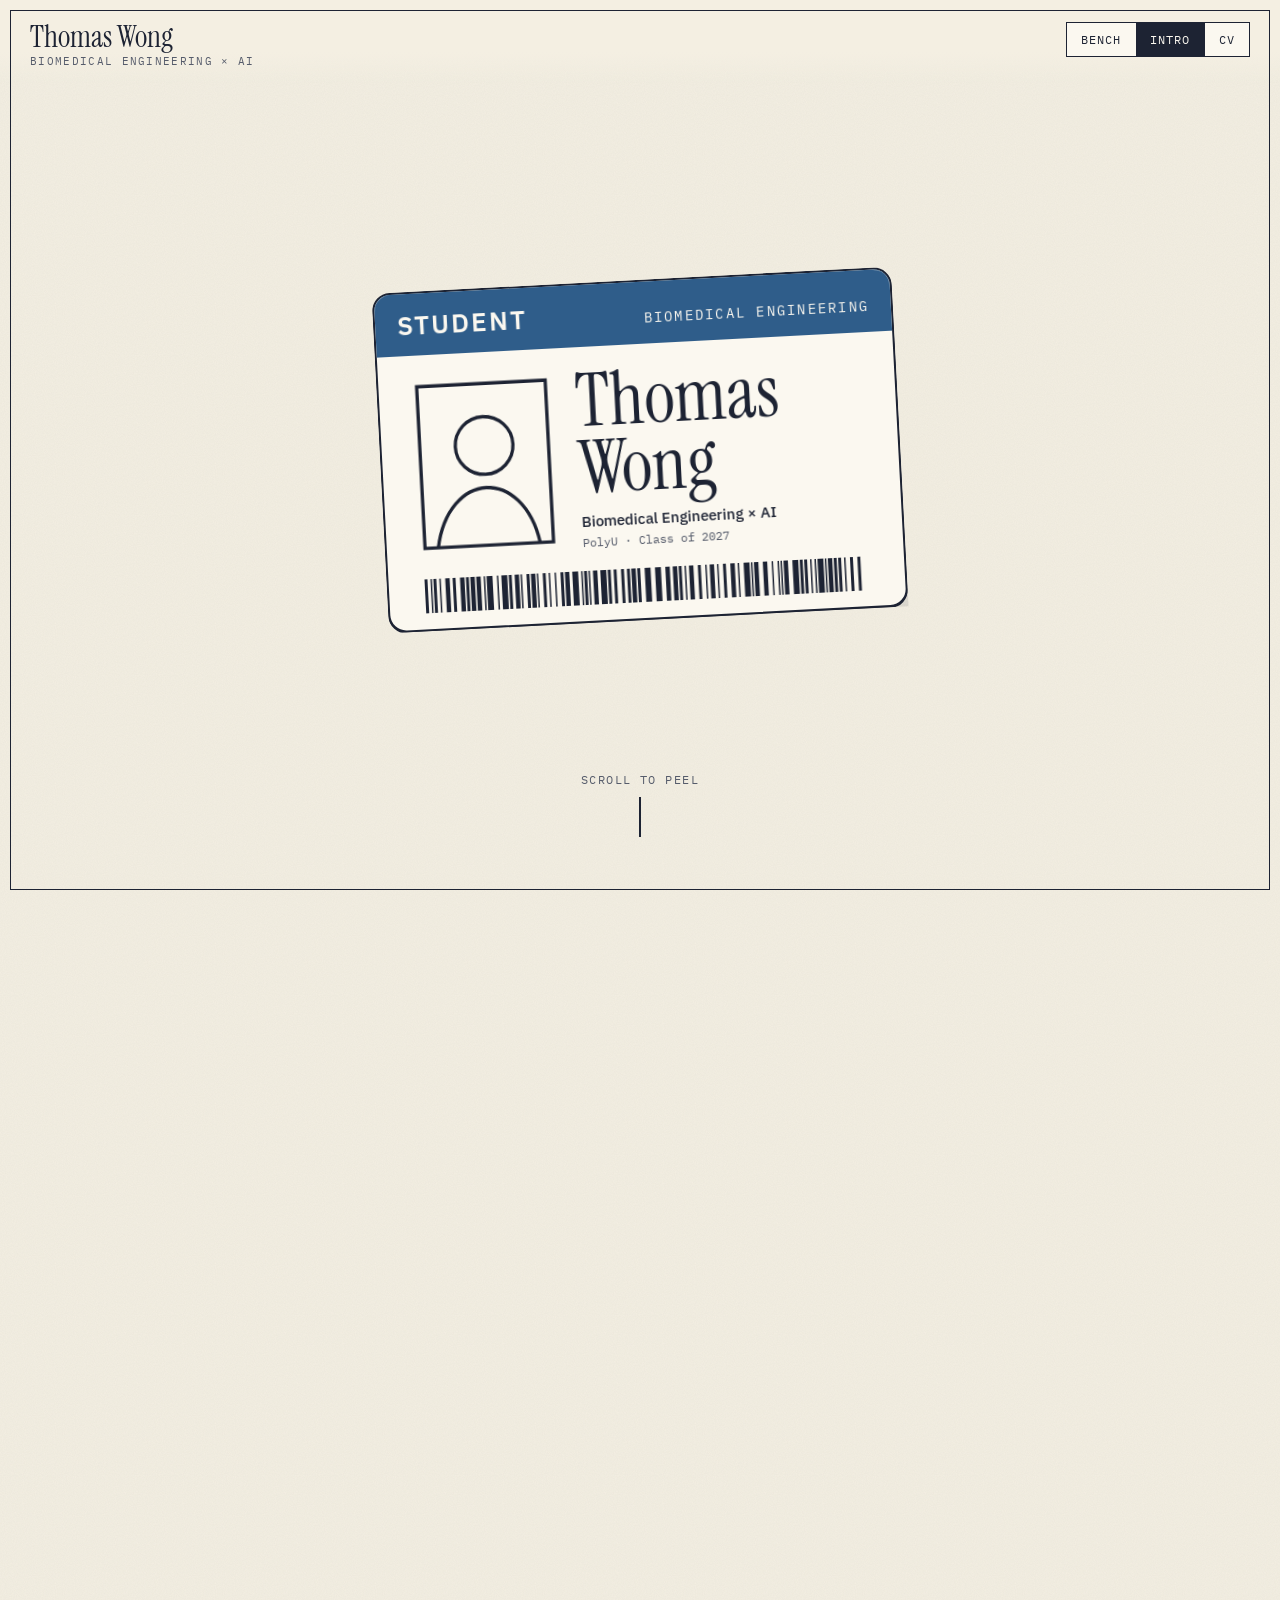
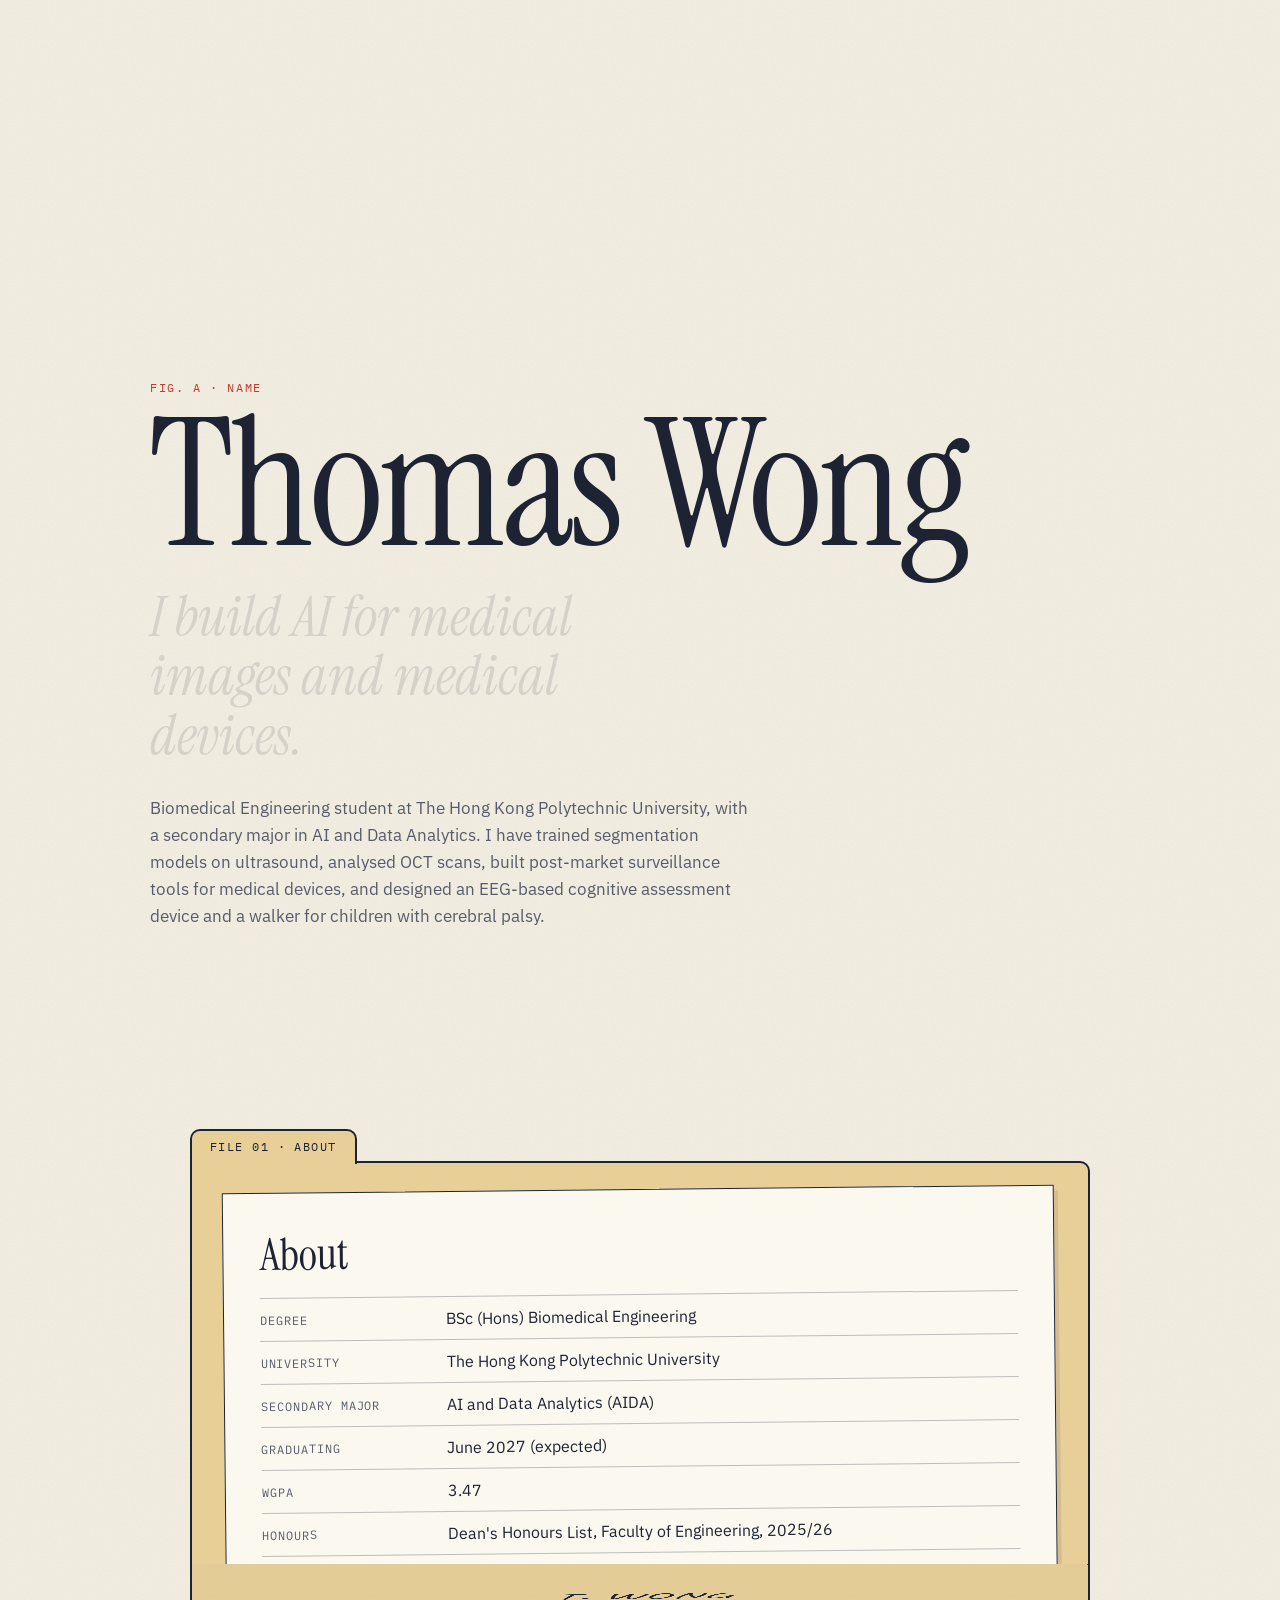
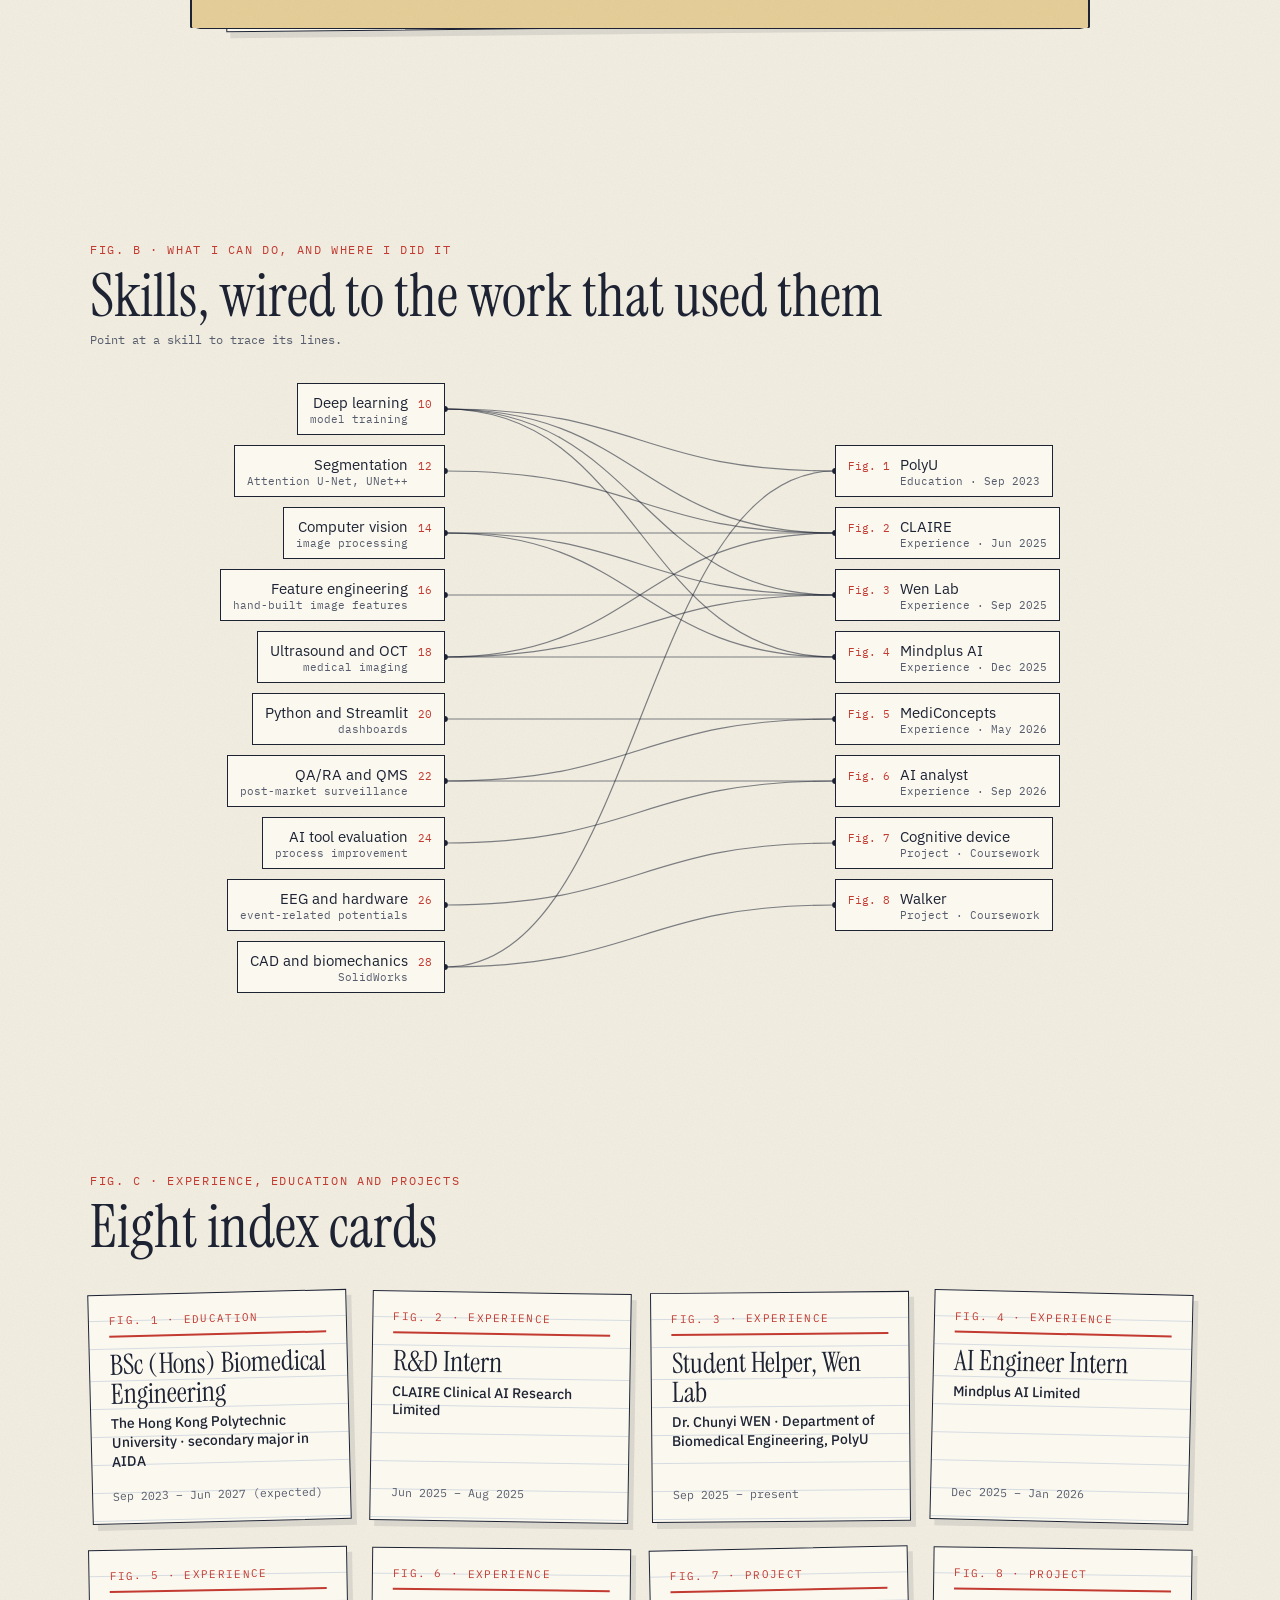
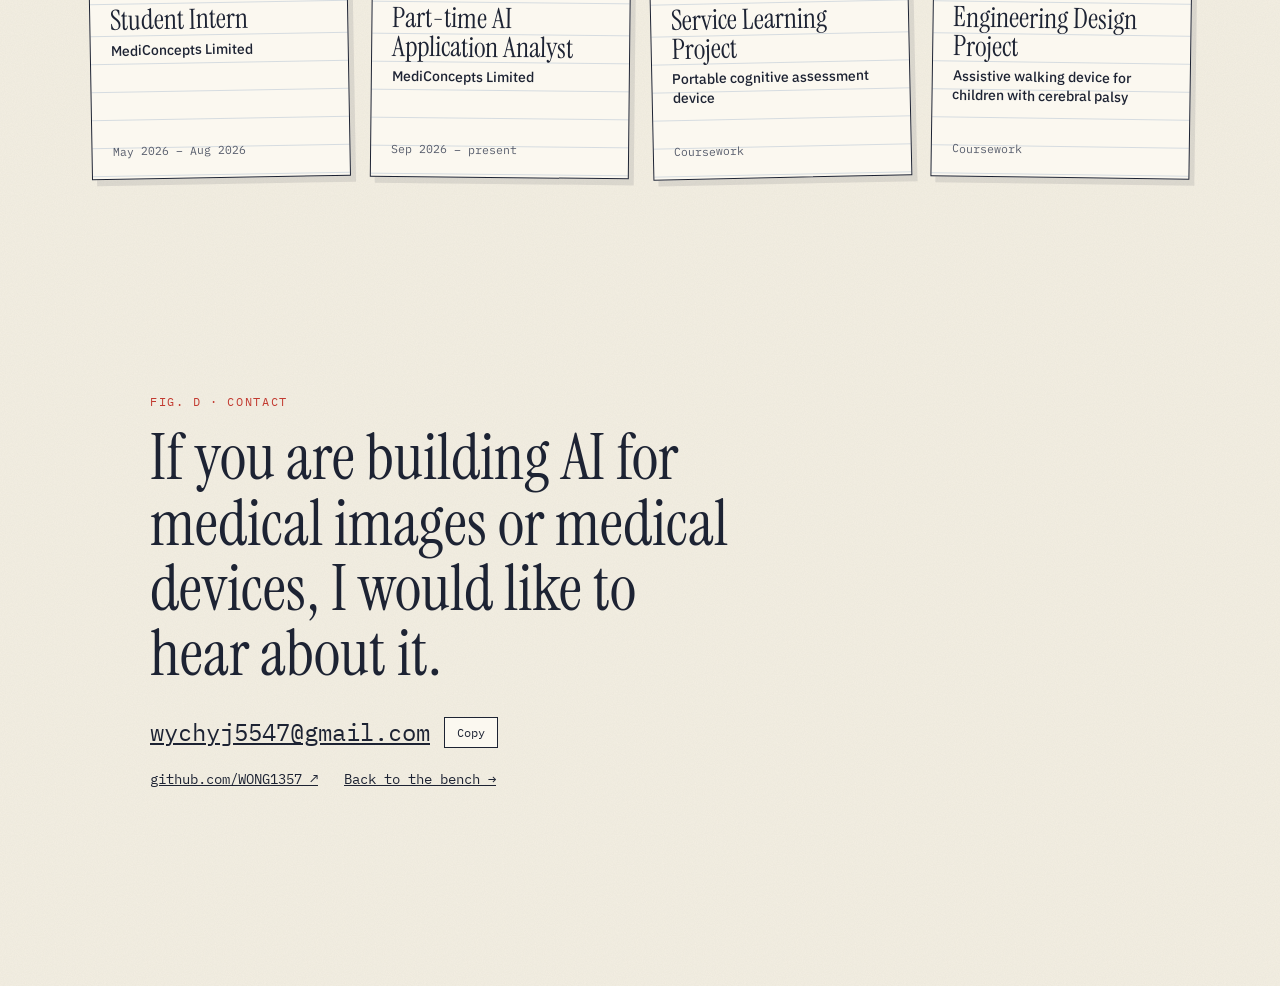
<file: intro.html>
<!doctype html>
<html lang="en">
<head>
<meta charset="utf-8">
<meta name="viewport" content="width=device-width, initial-scale=1, viewport-fit=cover">
<title>Thomas Wong · Intro</title>
<meta name="description" content="Thomas Wong, Biomedical Engineering × AI at PolyU. Who he is, what he can do, and where he has done it.">
<link rel="icon" href="data:image/svg+xml,%3Csvg xmlns=%27http://www.w3.org/2000/svg%27 viewBox=%270 0 32 32%27%3E%3Crect x=%271%27 y=%271%27 width=%2730%27 height=%2730%27 fill=%27%23f4efe2%27 stroke=%27%231d2333%27 stroke-width=%272%27/%3E%3Ctext x=%2716%27 y=%2723%27 font-family=%27Georgia,serif%27 font-size=%2719%27 text-anchor=%27middle%27 fill=%27%231d2333%27%3ETW%3C/text%3E%3C/svg%3E">
<meta property="og:title" content="Thomas Wong · Intro">
<meta property="og:description" content="Thomas Wong, Biomedical Engineering × AI at PolyU. Who he is, what he can do, and where he has done it.">
<meta property="og:image" content="https://wong1357.github.io/og.jpg">
<meta property="og:url" content="https://wong1357.github.io/intro.html">
<meta name="twitter:card" content="summary_large_image">
<link rel="preconnect" href="https://fonts.googleapis.com">
<link rel="preconnect" href="https://fonts.gstatic.com" crossorigin>
<link rel="stylesheet" href="https://fonts.googleapis.com/css2?family=Caveat:wght@400;600&family=IBM+Plex+Mono:wght@400;500&family=IBM+Plex+Sans:wght@400;500;600&family=Instrument+Serif:ital@0;1&display=swap">
<link rel="stylesheet" href="intro.css">
</head>
<body>
<header class="top">
  <a class="brand" href="./"><span>Thomas Wong</span><small>Biomedical Engineering × AI</small></a>
  <nav class="nav" aria-label="Pages">
    <a href="./">Bench</a>
    <a href="intro.html" class="on" aria-current="page">Intro</a>
    <button type="button" data-open-cv>CV</button>
  </nav>
</header>

<main>
  <!-- 1 · The badge peels off the page as you scroll. -->
  <section class="peel" id="peel" aria-label="Staff badge">
    <div class="peel-stage">
      <div class="under">
        <p class="kicker">Sheet 2 · Intro</p>
        <p class="under-hi">Hello, nice to meet you.</p>
      </div>
      <div class="badge-wrap" id="badge-wrap">
        <div class="badge" id="badge">
          <div class="badge-band"><span>STUDENT</span><span>Biomedical Engineering</span></div>
          <div class="badge-body">
            <svg class="badge-photo" viewBox="0 0 120 150" aria-hidden="true"><rect x="2" y="2" width="116" height="146" fill="none" stroke="currentColor" stroke-width="3"/><circle cx="60" cy="58" r="26" fill="none" stroke="currentColor" stroke-width="3"/><path d="M14 148c6-34 26-52 46-52s40 18 46 52" fill="none" stroke="currentColor" stroke-width="3"/></svg>
            <div class="badge-text">
              <p class="badge-name">Thomas<br>Wong</p>
              <p class="badge-role">Biomedical Engineering × AI</p>
              <p class="badge-id">PolyU · Class of 2027</p>
            </div>
          </div>
          <svg class="badge-code" viewBox="0 0 300 40" preserveAspectRatio="none" aria-hidden="true" id="barcode"></svg>
        </div>
        <div class="flap" id="flap"></div>
      </div>
      <p class="scroll-hint" id="scroll-hint">Scroll to peel</p>
    </div>
  </section>

  <!-- 2 · Name and headline -->
  <section class="hello" aria-labelledby="hello-title">
    <p class="kicker">Fig. A · Name</p>
    <h1 id="hello-title">Thomas Wong</h1>
    <p class="headline" id="headline">I build AI for medical images and medical devices.</p>
    <p class="sub">Biomedical Engineering student at The Hong Kong Polytechnic University, with a secondary major in AI and Data Analytics. I have trained segmentation models on ultrasound, analysed OCT scans, built post-market surveillance tools for medical devices, and designed an EEG-based cognitive assessment device and a walker for children with cerebral palsy.</p>
  </section>

  <!-- 3 · About folder -->
  <section class="about reveal" id="about" aria-labelledby="about-title">
    <div class="folder">
      <div class="folder-tab">File 01 · About</div>
      <div class="folder-back"></div>
      <div class="folder-paper">
        <h2 id="about-title">About</h2>
        <dl class="facts">
          <div><dt>Degree</dt><dd>BSc (Hons) Biomedical Engineering</dd></div>
          <div><dt>University</dt><dd>The Hong Kong Polytechnic University</dd></div>
          <div><dt>Secondary major</dt><dd>AI and Data Analytics (AIDA)</dd></div>
          <div><dt>Graduating</dt><dd>June 2027 (expected)</dd></div>
          <div><dt>WGPA</dt><dd>3.47</dd></div>
          <div><dt>Honours</dt><dd>Dean's Honours List, Faculty of Engineering, 2025/26</dd></div>
          <div><dt>Languages</dt><dd>English, Mandarin, Cantonese</dd></div>
        </dl>
      </div>
      <div class="folder-front"><span>T. WONG</span></div>
    </div>
  </section>

  <!-- 4 · Skills diagram -->
  <section class="skills reveal" id="skills" aria-labelledby="skills-title">
    <p class="kicker">Fig. B · What I can do, and where I did it</p>
    <h2 id="skills-title">Skills, wired to the work that used them</h2>
    <p class="note">Point at a skill to trace its lines.</p>
    <div class="diagram" id="diagram">
      <ol class="col skills-col" id="skill-list"></ol>
      <svg class="wires" id="wires" aria-hidden="true"></svg>
      <ol class="col jobs-col" id="job-list"></ol>
    </div>
  </section>

  <!-- 5 · Experience cards -->
  <section class="work reveal" aria-labelledby="work-title">
    <p class="kicker">Fig. C · Experience, education and projects</p>
    <h2 id="work-title">Eight index cards</h2>
    <ul class="cards" id="cards"></ul>
  </section>

  <!-- 6 · Contact -->
  <section class="contact reveal" aria-labelledby="contact-title">
    <p class="kicker">Fig. D · Contact</p>
    <h2 id="contact-title">If you are building AI for medical images or medical devices, I would like to hear about it.</h2>
    <p class="mail"><a href="mailto:wychyj5547@gmail.com" id="mail">wychyj5547@gmail.com</a><button class="copy" id="copy" type="button">Copy</button></p>
    <p class="links"><a href="https://github.com/WONG1357" target="_blank" rel="noopener">github.com/WONG1357 ↗</a><a href="./">Back to the bench →</a></p>
  </section>
</main>

<dialog class="sheet" id="sheet" aria-labelledby="sheet-title">
  <button class="sheet-close" id="sheet-close" type="button">Close</button>
  <p class="kicker" id="sheet-kicker"></p>
  <h2 id="sheet-title"></h2>
  <p class="org" id="sheet-org"></p>
  <p class="dates" id="sheet-dates"></p>
  <ul class="bullets" id="sheet-bullets"></ul>
  <ul class="tags" id="sheet-tags"></ul>
  <a class="btn" id="sheet-bench" href="./">See it on the bench →</a>
</dialog>

<dialog class="cv" id="cv" aria-labelledby="cv-name">
  <div class="cv-sheet">
    <button class="cv-close" id="cv-close" type="button">Close</button>
    <div id="cv-body"></div>
  </div>
</dialog>

<script type="module" src="js/intro.js"></script>
</body>
</html>
</file>
<file: intro.css>
/* Intro: the same patent sheet as the bench, read top to bottom. */
:root {
  --paper: #f4efe2;
  --paper-hi: #fbf8f0;
  --ink: #1d2333;
  --ink-soft: #565c6b;
  --rule: rgba(29, 35, 51, .28);
  --red: #c23a30;
  --blue: #2f5d8a;
  --manila: #e8cf98;
  --serif: "Instrument Serif", Georgia, serif;
  --sans: "IBM Plex Sans", system-ui, sans-serif;
  --mono: "IBM Plex Mono", ui-monospace, Menlo, monospace;
  --grain: url("data:image/svg+xml,%3Csvg xmlns='http://www.w3.org/2000/svg' width='160' height='160'%3E%3Cfilter id='n'%3E%3CfeTurbulence type='fractalNoise' baseFrequency='.9' numOctaves='2' stitchTiles='stitch'/%3E%3CfeColorMatrix values='0 0 0 0 .2 0 0 0 0 .2 0 0 0 0 .25 0 0 0 .07 0'/%3E%3C/filter%3E%3Crect width='100%25' height='100%25' filter='url(%23n)'/%3E%3C/svg%3E");
  color-scheme: light;
}
* { box-sizing: border-box; }
html { background: var(--paper); }
body { margin: 0; background: var(--paper) var(--grain); color: var(--ink); font-family: var(--sans); -webkit-font-smoothing: antialiased; overflow-x: hidden; }
body::after { content: ""; position: fixed; inset: 10px; border: 1.5px solid var(--ink); pointer-events: none; z-index: 20; }
a { color: inherit; }
button { font: inherit; color: inherit; }
:focus-visible { outline: 2px solid var(--red); outline-offset: 3px; }
.kicker { margin: 0; font-family: var(--mono); font-size: 11.5px; letter-spacing: .14em; text-transform: uppercase; color: var(--red); }
section { position: relative; }
h2 { font-family: var(--serif); font-weight: 400; }

.top { position: fixed; top: 22px; left: 30px; right: 30px; display: flex; justify-content: space-between; align-items: flex-start; z-index: 15; pointer-events: none; }
.top > * { pointer-events: auto; }
/* A strip of paper behind the header so scrolled text never runs under the name. */
.top::before { content: ""; position: fixed; top: 0; left: 0; right: 0; height: 84px; background: linear-gradient(var(--paper) 62%, rgba(244, 239, 226, 0)); z-index: -1; pointer-events: none; }
.brand { text-decoration: none; display: grid; gap: 2px; }
.brand span { font-family: var(--serif); font-size: 30px; line-height: 1; }
.brand small { font-family: var(--mono); font-size: 11px; letter-spacing: .12em; text-transform: uppercase; color: var(--ink-soft); }
.nav { display: flex; border: 1.5px solid var(--ink); background: var(--paper-hi); }
.nav a, .nav button { font-family: var(--mono); font-size: 12px; letter-spacing: .1em; text-transform: uppercase; padding: 9px 14px; text-decoration: none; background: none; border: 0; cursor: pointer; }
.nav > * + * { border-left: 1.5px solid var(--ink); }
.nav .on { background: var(--ink); color: var(--paper-hi); }
.nav a:hover:not(.on), .nav button:hover { background: #e9e2d0; }

/* 1 · Peel. The section is tall; the stage sticks while the badge peels. */
.peel { height: 260vh; }
.peel-stage { position: sticky; top: 0; height: 100vh; display: grid; place-items: center; overflow: hidden; }
.under { position: absolute; inset: 0; display: grid; place-content: center; text-align: center; gap: 10px; }
.under-hi { margin: 0; font-family: var(--serif); font-size: clamp(34px, 5vw, 64px); color: var(--ink-soft); }
.badge-wrap { position: relative; width: min(520px, 82vw); aspect-ratio: 520 / 340; }
.badge, .flap { position: absolute; inset: 0; border-radius: 18px; }
.badge { background: var(--paper-hi); border: 2px solid var(--ink); overflow: hidden; display: grid; grid-template-rows: auto 1fr auto; box-shadow: 0 1px 0 var(--ink), 10px 14px 0 rgba(29, 35, 51, .1); rotate: -3deg; }
.badge-band { display: flex; justify-content: space-between; align-items: baseline; padding: 14px 22px; background: var(--blue); color: var(--paper-hi); font-family: var(--mono); font-size: clamp(11px, 1.6vw, 14px); letter-spacing: .16em; text-transform: uppercase; }
.badge-band span:first-child { font-family: var(--sans); font-weight: 600; font-size: clamp(18px, 3vw, 26px); letter-spacing: .08em; }
.badge-body { display: grid; grid-template-columns: 30% 1fr; gap: 6%; align-items: center; padding: 4% 7%; }
.badge-photo { width: 100%; color: var(--ink); }
.badge-name { margin: 0; font-family: var(--serif); font-size: clamp(40px, 8vw, 74px); line-height: .9; }
.badge-role { margin: 10px 0 0; font-size: clamp(12px, 1.8vw, 15px); font-weight: 500; }
.badge-id { margin: 4px 0 0; font-family: var(--mono); font-size: clamp(10px, 1.5vw, 12px); color: var(--ink-soft); }
.badge-code { width: calc(100% - 14%); height: 34px; margin: 0 7% 16px; color: var(--ink); }
/* The back of the sticker: adhesive paper with a soft fold shadow. */
.flap { transform-origin: 0 0; background: linear-gradient(var(--fold-angle, 135deg), #e6dfcf 0%, #f3eee3 60%, #d9d1bf 100%); border: 2px solid var(--ink); box-shadow: -6px 8px 16px rgba(29, 35, 51, .18); rotate: -3deg; pointer-events: none; }
.scroll-hint { position: absolute; bottom: 7vh; left: 0; right: 0; margin: 0; text-align: center; font-family: var(--mono); font-size: 12px; letter-spacing: .12em; text-transform: uppercase; color: var(--ink-soft); transition: opacity .4s; }
.scroll-hint::after { content: ""; display: block; width: 1.5px; height: 40px; margin: 10px auto 0; background: var(--ink); animation: drip 1.6s ease-in-out infinite; transform-origin: top; }
@keyframes drip { 0% { transform: scaleY(0); } 50% { transform: scaleY(1); } 100% { transform: scaleY(1); opacity: 0; } }

/* 2 · Hello */
.hello { max-width: 1060px; margin: -40vh auto 0; padding: 0 40px 18vh; }
.hello h1 { margin: 14px 0 0; font-family: var(--serif); font-weight: 400; font-size: clamp(72px, 14vw, 200px); line-height: .85; letter-spacing: -.02em; }
.headline { margin: 26px 0 0; font-family: var(--serif); font-style: italic; font-size: clamp(30px, 4.4vw, 58px); line-height: 1.05; max-width: 18ch; }
.headline .w { opacity: .12; transition: opacity .5s; }
.headline .w.on { opacity: 1; }
.sub { margin: 30px 0 0; max-width: 60ch; font-size: 17px; line-height: 1.6; color: var(--ink-soft); }

/* Sections fade in when they reach the viewport. */
.reveal { opacity: 0; transform: translateY(40px); transition: opacity .8s, transform .8s cubic-bezier(.2, .8, .2, 1); }
.reveal.in { opacity: 1; transform: none; }

/* 3 · About folder */
.about { max-width: 980px; margin: 0 auto; padding: 4vh 40px 20vh; perspective: 1600px; }
.folder { position: relative; padding-top: 34px; }
.folder-tab { position: absolute; top: 0; left: 0; padding: 8px 18px 10px; background: var(--manila); border: 2px solid var(--ink); border-bottom: 0; border-radius: 10px 10px 0 0; font-family: var(--mono); font-size: 12px; letter-spacing: .12em; text-transform: uppercase; z-index: 1; }
.folder-back { position: absolute; inset: 32px 0 0; background: var(--manila); border: 2px solid var(--ink); border-radius: 0 10px 10px 10px; }
.folder-paper { position: relative; margin: 26px 34px 34px; padding: 32px 36px; background: var(--paper-hi); border: 1.5px solid var(--ink); rotate: -.6deg; box-shadow: 4px 6px 0 rgba(29, 35, 51, .1); }
.folder-paper h2 { margin: 0 0 14px; font-size: 44px; }
.facts { margin: 0; display: grid; gap: 0; }
.facts div { display: grid; grid-template-columns: 170px 1fr; gap: 16px; padding: 11px 0; border-top: 1px solid var(--rule); }
.facts dt { font-family: var(--mono); font-size: 12px; letter-spacing: .08em; text-transform: uppercase; color: var(--ink-soft); padding-top: 3px; }
.facts dd { margin: 0; font-size: 16px; }
.folder-front { position: absolute; inset: 32px 0 0; background: var(--manila) var(--grain); border: 2px solid var(--ink); border-radius: 0 10px 10px 10px; transform-origin: 50% 100%; transition: transform 1.3s cubic-bezier(.3, .7, .2, 1) .2s; display: grid; place-items: center; }
.folder-front span { font-family: "Caveat", cursive; font-size: 56px; rotate: -4deg; }
.about.in .folder-front { transform: rotateX(-82deg) translateY(4px); }

/* 4 · Skills diagram */
.skills { max-width: 1180px; margin: 0 auto; padding: 0 40px 20vh; }
.skills h2, .work h2 { margin: 10px 0 6px; font-size: clamp(36px, 4.6vw, 60px); line-height: 1; }
.note { margin: 0 0 36px; font-family: var(--mono); font-size: 12px; color: var(--ink-soft); }
.diagram { position: relative; display: grid; grid-template-columns: minmax(0, 1fr) minmax(80px, 1.1fr) minmax(0, 1fr); gap: 0; }
.col { list-style: none; margin: 0; padding: 0; display: grid; gap: 10px; align-content: center; position: relative; z-index: 1; }
.skills-col { grid-column: 1; }
.jobs-col { grid-column: 3; }
.col li { display: flex; align-items: center; gap: 10px; }
.skills-col li { justify-content: flex-end; text-align: right; }
.col button, .col a { font: inherit; display: inline-flex; gap: 10px; align-items: baseline; padding: 8px 12px; background: var(--paper-hi); border: 1.5px solid var(--ink); cursor: pointer; text-decoration: none; text-align: inherit; }
.col .num { font-family: var(--mono); font-size: 11px; color: var(--red); white-space: nowrap; }
.col .nm { font-size: 15px; }
.col .sub2 { display: block; font-family: var(--mono); font-size: 10.5px; color: var(--ink-soft); }
.col button.hot, .col a.hot { background: var(--ink); color: var(--paper-hi); }
.col button.hot .num, .col a.hot .num { color: #f2a196; }
.col .dim { opacity: .35; }
.wires { position: absolute; inset: 0; width: 100%; height: 100%; overflow: visible; }
.wires path { fill: none; stroke: var(--ink); stroke-width: 1.2; opacity: .55; stroke-dasharray: var(--len); stroke-dashoffset: var(--len); transition: stroke-dashoffset 1.6s cubic-bezier(.4, 0, .2, 1), opacity .25s, stroke .25s, stroke-width .25s; }
.skills.in .wires path { stroke-dashoffset: 0; }
.wires path.hot { stroke: var(--red); stroke-width: 2.4; opacity: 1; }
.wires path.dim { opacity: .12; }
.wires circle { fill: var(--ink); }

/* 5 · Cards */
.work { max-width: 1180px; margin: 0 auto; padding: 0 40px 20vh; }
.cards { list-style: none; margin: 36px 0 0; padding: 0; display: grid; grid-template-columns: repeat(auto-fill, minmax(250px, 1fr)); gap: 26px 22px; }
.cards button { width: 100%; height: 100%; min-height: 230px; text-align: left; cursor: pointer; padding: 18px 20px 20px; background: var(--paper-hi); border: 1.5px solid var(--ink); display: grid; grid-template-rows: auto auto 1fr auto; gap: 6px; background-image: repeating-linear-gradient(transparent 0 27px, rgba(80, 120, 170, .22) 27px 28px); background-position: 0 58px; box-shadow: 5px 6px 0 rgba(29, 35, 51, .1); transition: transform .35s cubic-bezier(.2, .8, .2, 1.2), box-shadow .35s; rotate: var(--tilt, 0deg); }
.cards button:hover, .cards button:focus-visible { transform: translateY(-8px) rotate(calc(var(--tilt, 0deg) * -1)); box-shadow: 10px 14px 0 rgba(29, 35, 51, .14); }
.cards .c-fig { font-family: var(--mono); font-size: 11px; letter-spacing: .12em; text-transform: uppercase; color: var(--red); border-bottom: 2px solid var(--red); padding-bottom: 8px; }
.cards .c-title { font-family: var(--serif); font-size: 28px; line-height: 1.02; margin-top: 8px; }
.cards .c-org { font-size: 14px; font-weight: 500; line-height: 1.35; }
.cards .c-date { font-family: var(--mono); font-size: 11.5px; color: var(--ink-soft); }

/* 6 · Contact */
.contact { max-width: 1060px; margin: 0 auto; padding: 4vh 40px 22vh; }
.contact h2 { margin: 16px 0 30px; font-size: clamp(34px, 5vw, 66px); line-height: 1.02; max-width: 20ch; }
.mail { margin: 0; display: flex; align-items: center; gap: 14px; flex-wrap: wrap; font-family: var(--mono); font-size: clamp(16px, 2.2vw, 24px); }
.copy { font-family: var(--mono); font-size: 12px; padding: 7px 12px; border: 1.5px solid var(--ink); background: var(--paper-hi); cursor: pointer; }
.links { margin: 22px 0 0; display: flex; gap: 26px; flex-wrap: wrap; font-family: var(--mono); font-size: 14px; }

/* Full sheet for a card. */
.sheet, .cv { border: 1.5px solid var(--ink); background: var(--paper-hi); color: var(--ink); padding: 0; }
.sheet { width: min(640px, calc(100% - 24px)); max-height: calc(100% - 40px); padding: 34px 38px 30px; }
.sheet[open] { animation: lift .45s cubic-bezier(.2, .8, .2, 1); }
@keyframes lift { from { opacity: 0; transform: translateY(30px) rotate(-1.5deg) scale(.96); } }
.sheet::backdrop, .cv::backdrop { background: rgba(29, 35, 51, .45); }
.sheet-close, .cv-close { position: absolute; right: 16px; top: 16px; font-family: var(--mono); font-size: 12px; padding: 7px 12px; border: 1.5px solid var(--ink); background: none; cursor: pointer; }
.sheet .kicker { padding-right: 76px; }
.sheet h2 { margin: 10px 0 4px; font-size: 42px; line-height: 1; }
.org { margin: 0; font-weight: 500; }
.dates { margin: 4px 0 0; font-family: var(--mono); font-size: 12px; color: var(--ink-soft); }
.bullets { margin: 18px 0 0; padding: 16px 0 0 18px; border-top: 1px solid var(--rule); line-height: 1.6; font-size: 15px; }
.bullets li + li { margin-top: 8px; }
.bullets li::marker { content: "— "; color: var(--red); }
.tags { list-style: none; margin: 18px 0 0; padding: 0; display: flex; gap: 6px; flex-wrap: wrap; }
.tags li { font-family: var(--mono); font-size: 11px; padding: 3px 8px; border: 1px solid var(--ink); }
.btn { display: inline-block; margin-top: 22px; padding: 11px 16px; border: 1.5px solid var(--ink); background: var(--ink); color: var(--paper-hi); text-decoration: none; font-family: var(--mono); font-size: 12.5px; }
.cv { width: min(760px, calc(100% - 24px)); max-height: calc(100% - 40px); }
.cv-sheet { padding: 40px 44px 44px; position: relative; }
.cv h1 { margin: 0; font-family: var(--serif); font-weight: 400; font-size: 52px; line-height: 1; }
.cv-sub { margin: 8px 0 0; font-size: 15px; }
.cv-contact { margin: 6px 0 0; font-family: var(--mono); font-size: 12.5px; color: var(--ink-soft); }
.cv h2 { margin: 30px 0 4px; font-family: var(--mono); font-size: 12px; font-weight: 500; letter-spacing: .16em; text-transform: uppercase; color: var(--red); border-bottom: 1px solid var(--rule); padding-bottom: 6px; }
.cv article { margin-top: 16px; }
.cv-head { display: flex; justify-content: space-between; gap: 12px; align-items: baseline; flex-wrap: wrap; }
.cv h3 { margin: 0; font-size: 16px; font-weight: 600; }
.cv .meta { margin: 0; font-family: var(--mono); font-size: 12px; color: var(--ink-soft); }
.cv .org { font-size: 14px; font-weight: 400; color: var(--ink-soft); }
.cv ul { margin: 8px 0 0; padding-left: 18px; font-size: 14px; line-height: 1.55; }

@media (max-width: 720px) {
  body::after { inset: 6px; }
  .top { top: 16px; left: 18px; right: 18px; }
  .brand span { font-size: 24px; }
  .brand small { display: none; }
  .nav a, .nav button { padding: 8px 10px; font-size: 11px; }
  .hello, .about, .skills, .work, .contact { padding-left: 20px; padding-right: 20px; }
  .folder-paper { margin: 18px 12px 16px; padding: 22px 18px; }
  .facts div { grid-template-columns: 1fr; gap: 2px; }
  .diagram { grid-template-columns: 1fr 1fr; gap: 0 28px; }
  .wires { display: none; }
  .skills-col { grid-column: 1 / -1; display: flex; flex-wrap: wrap; justify-content: flex-start; }
  .skills-col li { justify-content: flex-start; }
  .jobs-col { grid-column: 1 / -1; margin-top: 18px; grid-template-columns: 1fr 1fr; }
  .col .nm { font-size: 13px; }
  .skills-col button { text-align: left; }
  .badge-band { padding: 10px 16px; }
  .badge-band span:last-child { font-size: 8.5px; white-space: nowrap; }
  .badge-body { padding: 3% 6%; }
  .badge-code { height: 22px; margin-bottom: 12px; }
  .top::before { height: 70px; }
  .sheet { padding: 28px 20px 22px; }
  .sheet h2 { font-size: 34px; }
  .cv-sheet { padding: 28px 20px; }
}
@media (prefers-reduced-motion: reduce) {
  *, *::before, *::after { animation-duration: .01ms !important; transition-duration: .01ms !important; }
  .reveal { opacity: 1; transform: none; }
}

/* Reduced motion: the badge stays put and the page reads straight down. */
.still .peel { height: 100vh; }
.still .hello { margin-top: 0; }
.still .flap, .still .scroll-hint { display: none; }
</file>
